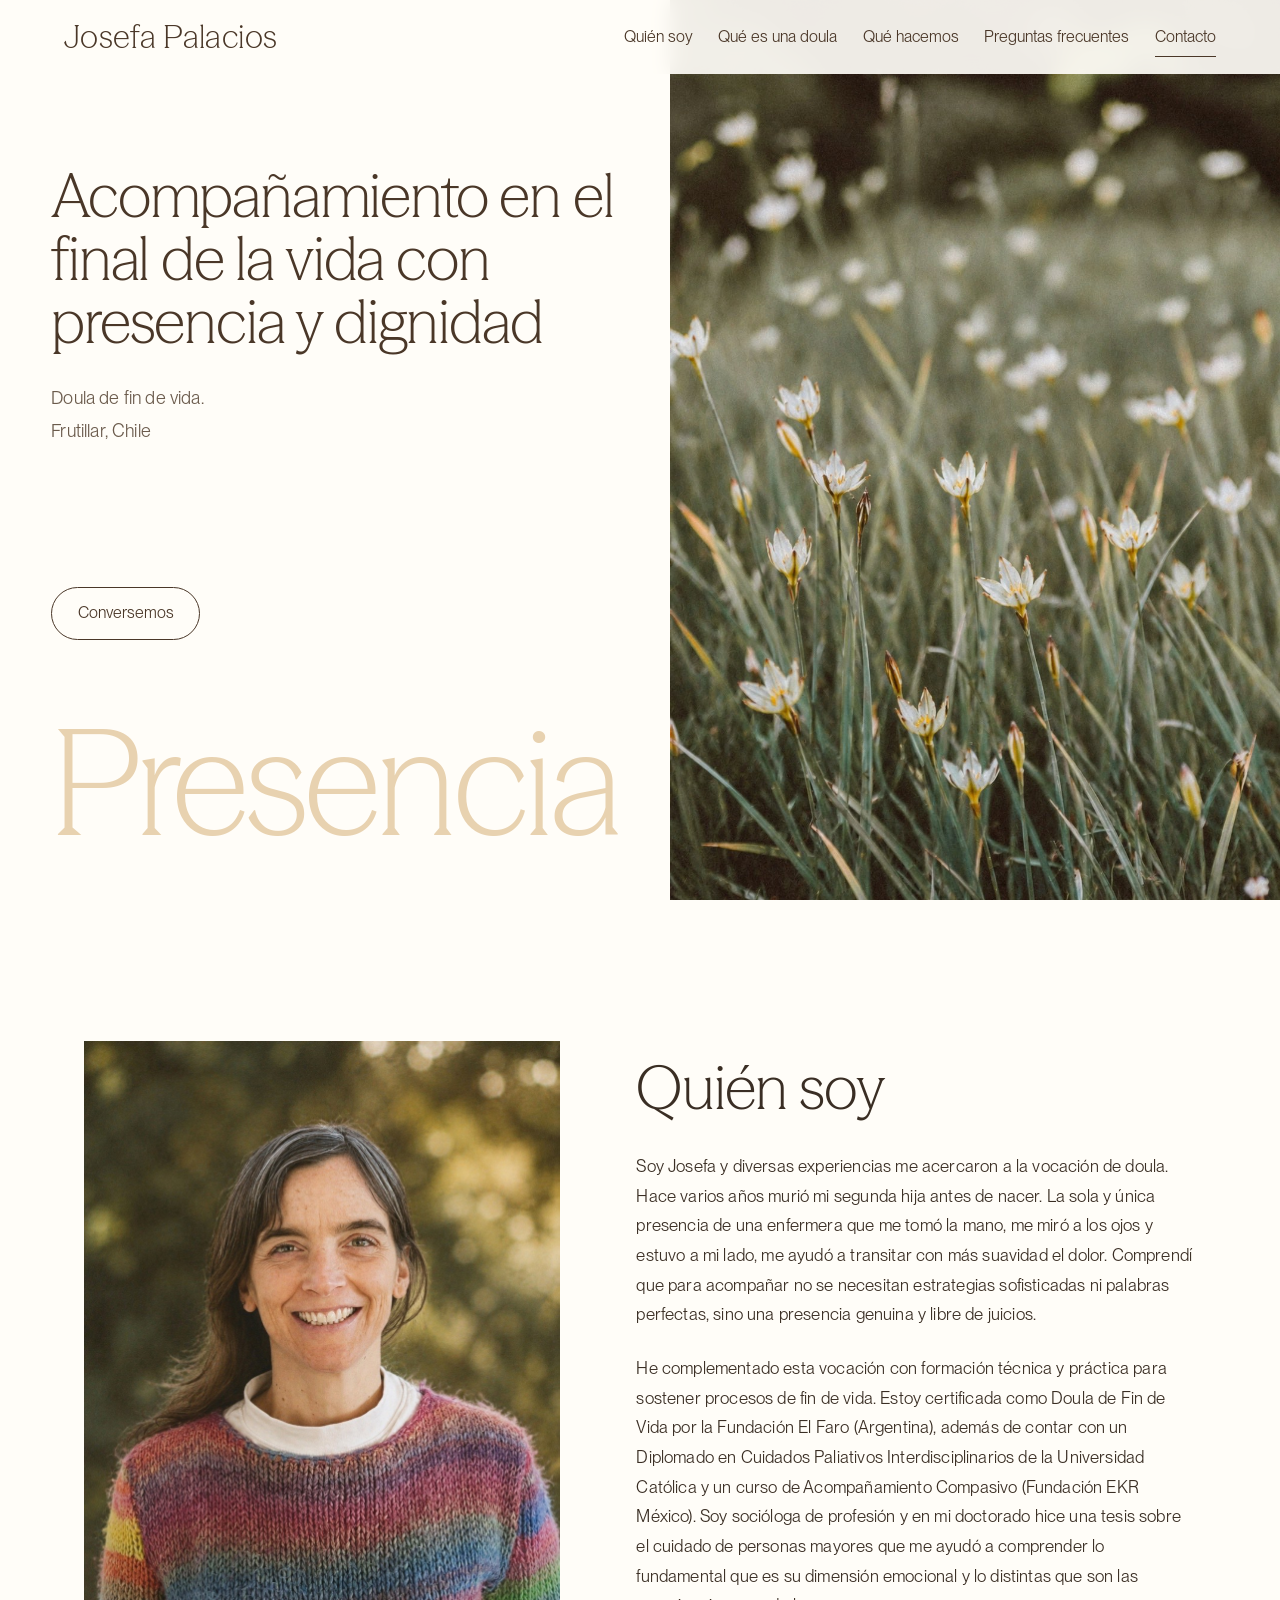
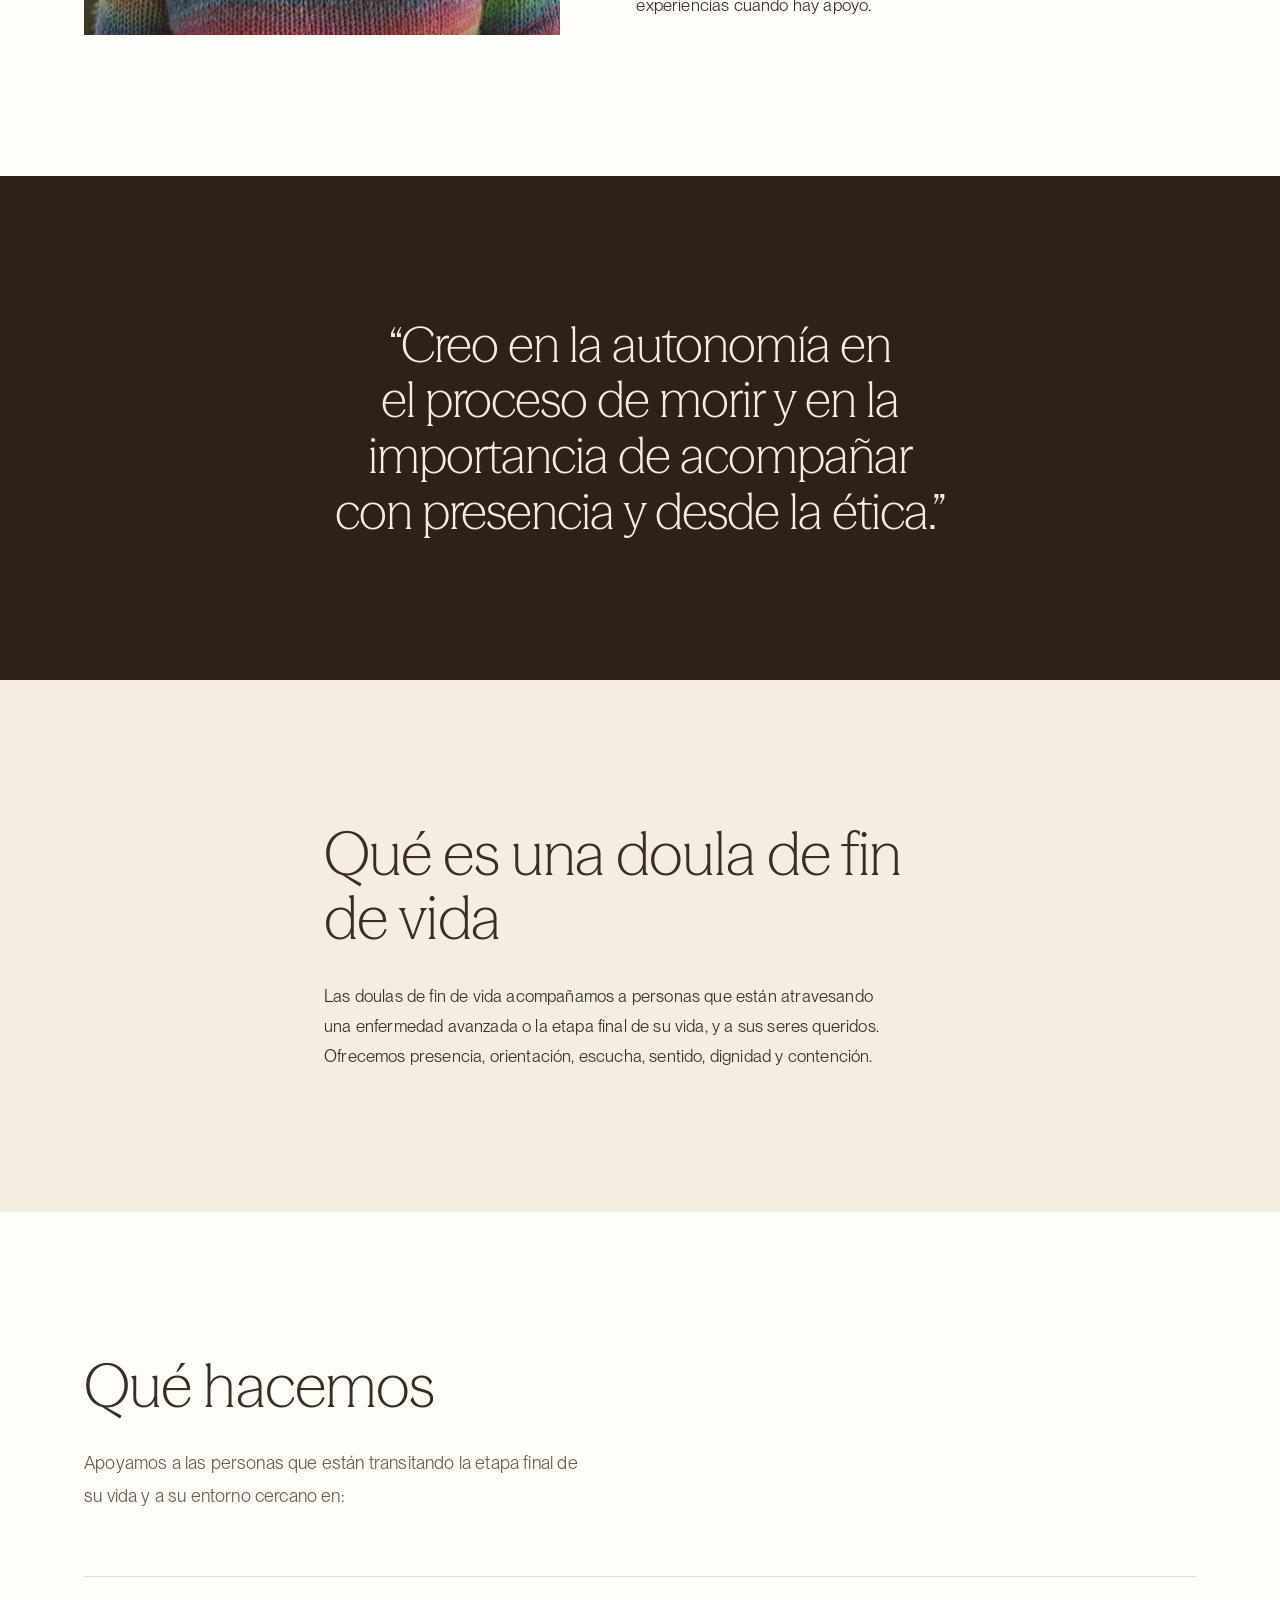
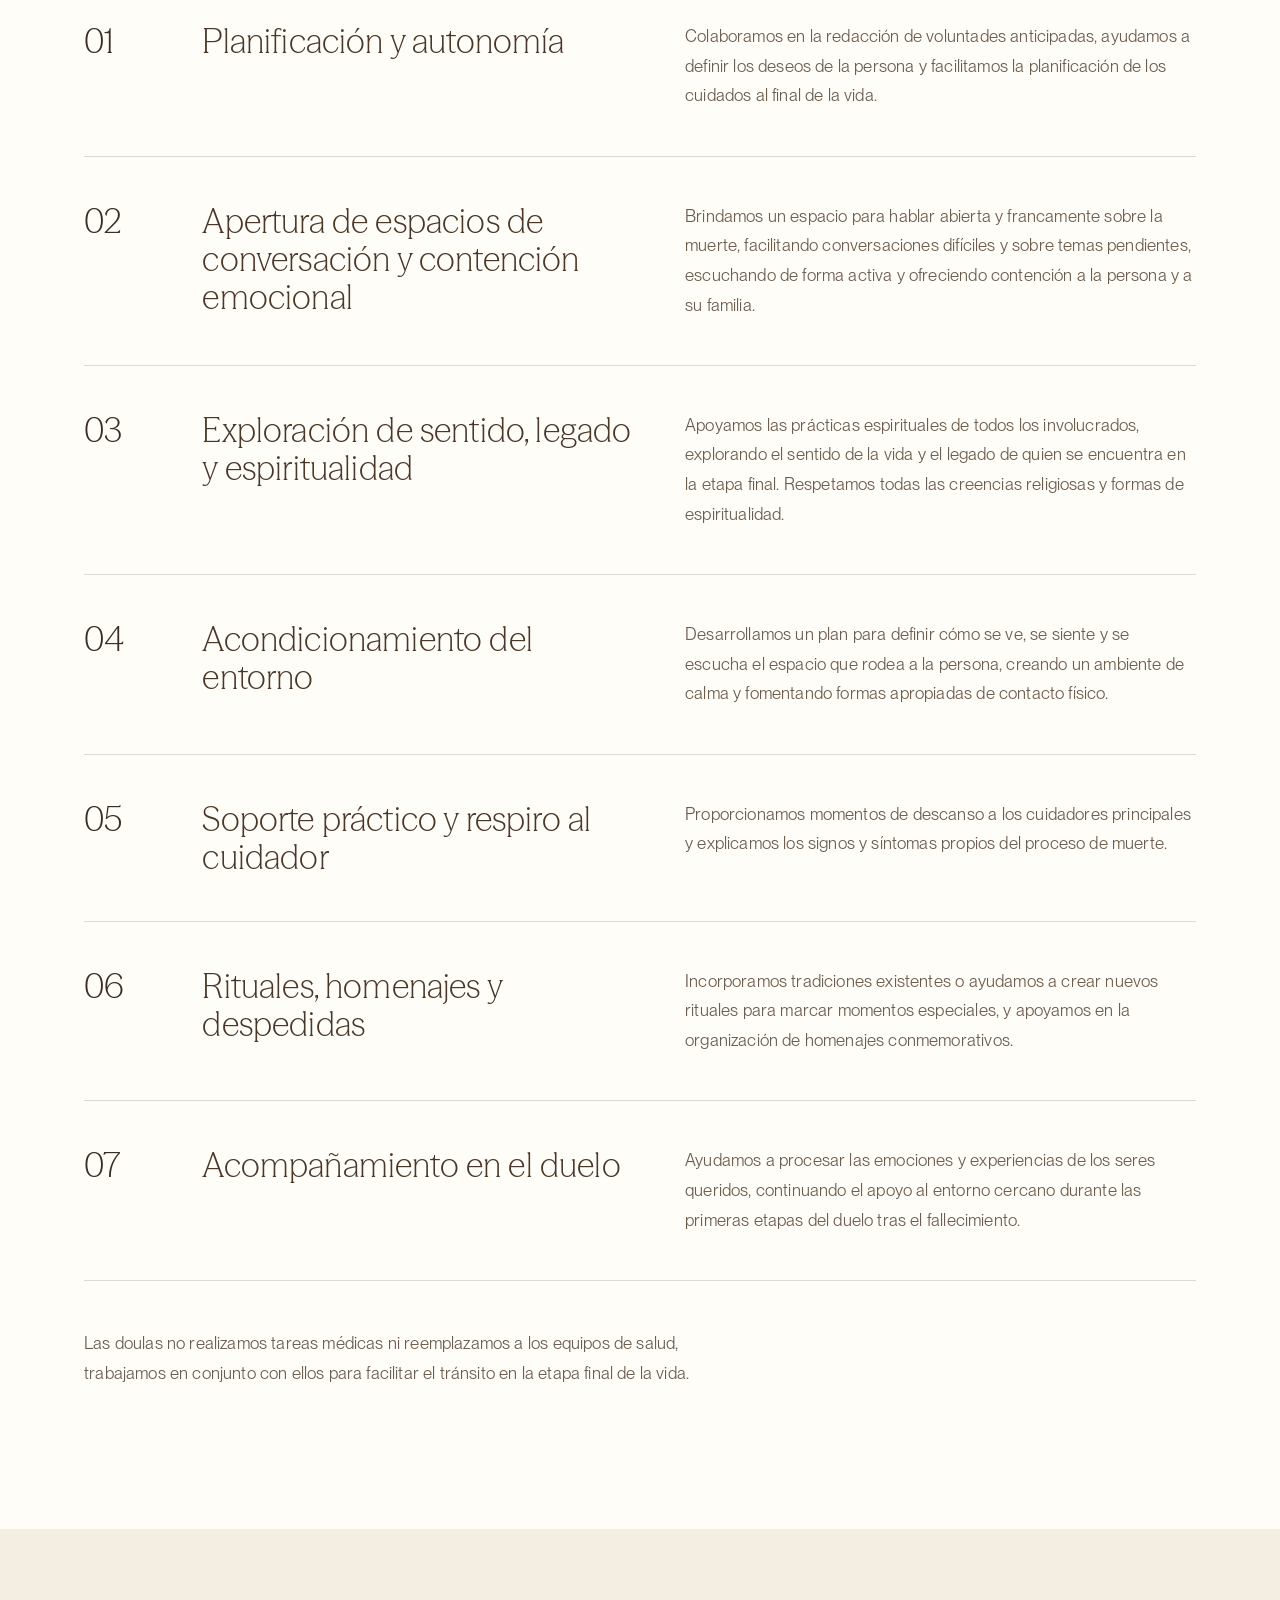
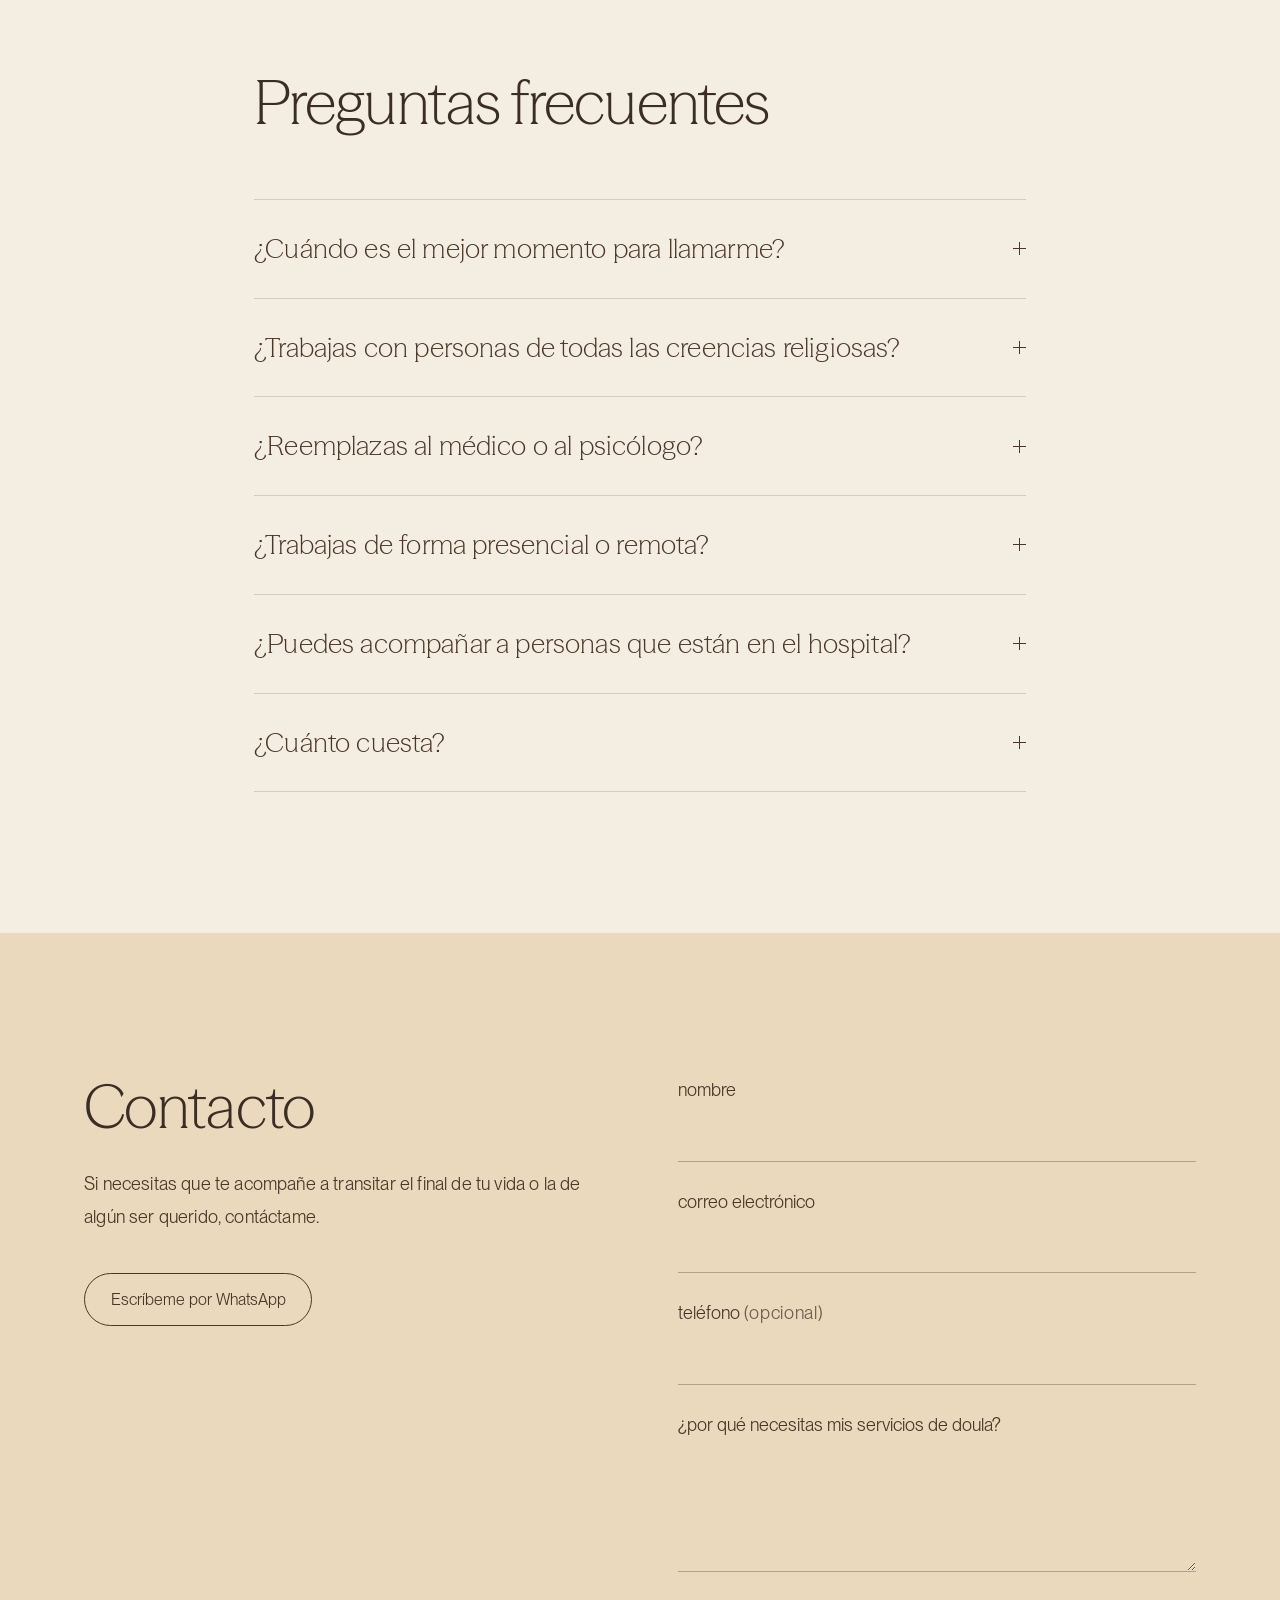
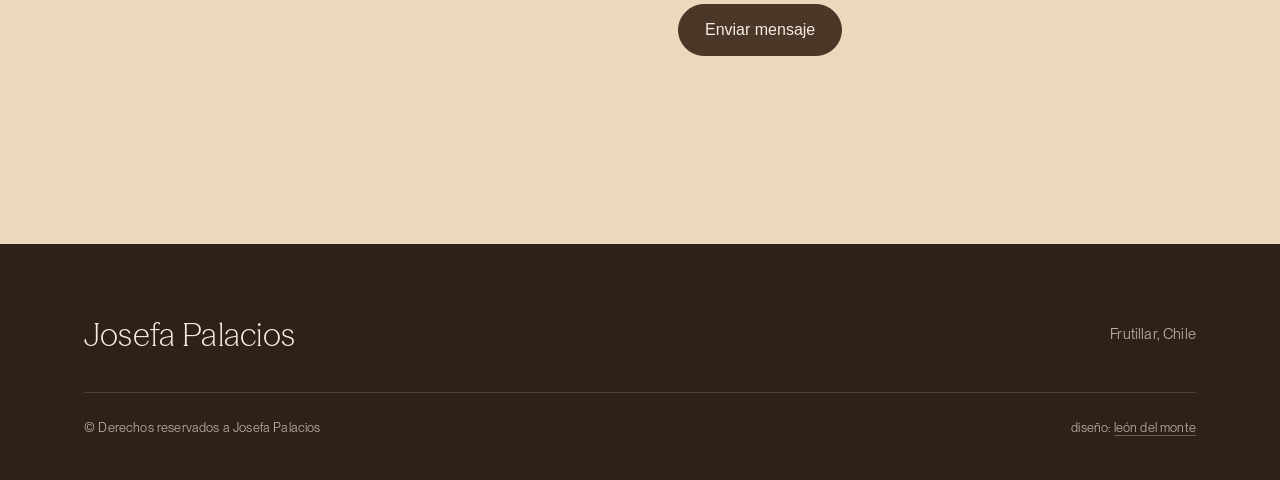
<file: index.html>
<!DOCTYPE html>
<html lang="es-CL">
<head>
<meta charset="utf-8">
<meta name="viewport" content="width=device-width, initial-scale=1">
<title>Josefa, doula de fin de vida en Frutillar</title>
<meta name="description" content="Acompañamiento en el final de la vida con presencia y dignidad. Josefa Palacios, doula de fin de vida en Frutillar, Puerto Varas y alrededores.">
<link rel="canonical" href="https://josefadoulafindevida.cl/">
<meta name="author" content="Josefa Palacios">

<!-- Cómo se ve el enlace al compartirlo por WhatsApp, Instagram o Facebook -->
<meta property="og:type" content="website">
<meta property="og:locale" content="es_CL">
<meta property="og:site_name" content="Josefa Palacios, doula de fin de vida">
<meta property="og:title" content="Josefa, doula de fin de vida en Frutillar">
<meta property="og:description" content="Acompañamiento en el final de la vida con presencia y dignidad. Josefa Palacios, doula de fin de vida en Frutillar, Puerto Varas y alrededores.">
<meta property="og:url" content="https://josefadoulafindevida.cl/">
<meta property="og:image" content="https://josefadoulafindevida.cl/assets/img/compartir.jpg">
<meta property="og:image:width" content="1200">
<meta property="og:image:height" content="630">
<meta property="og:image:alt" content="Campo de flores blancas silvestres entre pastos, con luz suave">
<meta name="twitter:card" content="summary_large_image">

<link rel="icon" type="image/svg+xml" href="assets/img/favicon.svg">

<link rel="preload" href="assets/fonts/SeasonMix-Light.woff2" as="font" type="font/woff2" crossorigin>
<link rel="preload" href="assets/fonts/PPNeueMontreal-Book.woff2" as="font" type="font/woff2" crossorigin>
<link rel="stylesheet" href="assets/css/style.css">

<script type="application/ld+json">
{
  "@context": "https://schema.org",
  "@graph": [
    {
      "@type": "ProfessionalService",
      "@id": "https://josefadoulafindevida.cl/#servicio",
      "name": "Josefa Palacios, doula de fin de vida",
      "url": "https://josefadoulafindevida.cl/",
      "image": "https://josefadoulafindevida.cl/assets/img/compartir.jpg",
      "description": "Acompañamiento en el final de la vida con presencia y dignidad, para la persona que atraviesa una enfermedad avanzada y para quienes la rodean.",
      "telephone": "+56934183841",
      "priceRange": "$25.000 - $35.000 CLP",
      "areaServed": [
        {
          "@type": "City",
          "name": "Frutillar"
        },
        {
          "@type": "City",
          "name": "Puerto Varas"
        }
      ],
      "address": {
        "@type": "PostalAddress",
        "addressLocality": "Frutillar",
        "addressRegion": "Los Lagos",
        "addressCountry": "CL"
      },
      "availableLanguage": "es",
      "founder": {
        "@id": "https://josefadoulafindevida.cl/#josefa"
      },
      "geo": {
        "@type": "GeoCoordinates",
        "latitude": -41.1254,
        "longitude": -73.0459
      }
    },
    {
      "@type": "Person",
      "@id": "https://josefadoulafindevida.cl/#josefa",
      "name": "Josefa Palacios",
      "jobTitle": "Doula de fin de vida",
      "image": "https://josefadoulafindevida.cl/assets/img/josefa-retrato.jpg",
      "description": "Socióloga y doula de fin de vida certificada. Su doctorado trató sobre el cuidado de personas mayores y la dimensión emocional del acompañamiento.",
      "hasCredential": [
        {
          "@type": "EducationalOccupationalCredential",
          "name": "Doula de Fin de Vida",
          "recognizedBy": {
            "@type": "Organization",
            "name": "Fundación El Faro (Argentina)"
          }
        },
        {
          "@type": "EducationalOccupationalCredential",
          "name": "Diplomado en Cuidados Paliativos Interdisciplinarios",
          "recognizedBy": {
            "@type": "Organization",
            "name": "Pontificia Universidad Católica de Chile"
          }
        },
        {
          "@type": "EducationalOccupationalCredential",
          "name": "Acompañamiento Compasivo",
          "recognizedBy": {
            "@type": "Organization",
            "name": "Fundación EKR México"
          }
        }
      ],
      "url": "https://josefadoulafindevida.cl/",
      "worksFor": {
        "@id": "https://josefadoulafindevida.cl/#servicio"
      }
    },
    {
      "@type": "FAQPage",
      "@id": "https://josefadoulafindevida.cl/#preguntas",
      "mainEntity": [
        {
          "@type": "Question",
          "name": "¿Cuándo es el mejor momento para llamarme?",
          "acceptedAnswer": {
            "@type": "Answer",
            "text": "Tras recibir el diagnóstico de una enfermedad grave o avanzada, o durante las semanas, días u horas finales de un ser querido, o después de su fallecimiento, para recibir compañía en los primeros momentos de duelo y organizar homenajes y ritos de despedida. Si eres una persona de edad avanzada y deseas planificar la etapa final de tu vida, también puedes llamarme."
          }
        },
        {
          "@type": "Question",
          "name": "¿Trabajas con personas de todas las creencias religiosas?",
          "acceptedAnswer": {
            "@type": "Answer",
            "text": "Sí. Acompaño a personas de todas las creencias religiosas, espiritualidades, así como a personas ateas y agnósticas. Proveyendo de un espacio plenamente inclusivo y respetuoso con la visión de cada individuo."
          }
        },
        {
          "@type": "Question",
          "name": "¿Reemplazas al médico o al psicólogo?",
          "acceptedAnswer": {
            "@type": "Answer",
            "text": "No. Soy un apoyo complementario. Si necesitas derivación a otro profesional, te puedo orientar."
          }
        },
        {
          "@type": "Question",
          "name": "¿Trabajas de forma presencial o remota?",
          "acceptedAnswer": {
            "@type": "Answer",
            "text": "Ambas. Según tu ubicación y necesidad. De manera presencial trabajo en la comuna de Frutillar, de Puerto Varas y en los alrededores."
          }
        },
        {
          "@type": "Question",
          "name": "¿Puedes acompañar a personas que están en el hospital?",
          "acceptedAnswer": {
            "@type": "Answer",
            "text": "Sí, acompaño a personas que están en sus casas o en el hospital."
          }
        },
        {
          "@type": "Question",
          "name": "¿Cuánto cuesta?",
          "acceptedAnswer": {
            "@type": "Answer",
            "text": "Cada sesión de acompañamiento presencial cuesta $35.000 y online $25.000. Sin embargo, quisiera que todas las personas que necesiten acompañamiento no dejen de recibirlo por razones económicas. Avísame si no puedes pagarlo."
          }
        }
      ]
    }
  ]
}
</script>
</head>
<body>

<a class="skip" href="#inicio">Saltar al contenido</a>

<div class="cursor-luz" id="cursor-luz" aria-hidden="true"></div>

<!-- ============ HEADER ============ -->
<header class="header" id="header">
  <div class="header__inner">
    <a class="brand" href="#inicio">Josefa Palacios</a>

    <nav class="nav" id="nav" aria-label="Principal">
      <a href="#sobre-mi">Quién soy</a>
      <a href="#que-hago">Qué es una doula</a>
      <a href="#servicios">Qué hacemos</a>
      <a href="#preguntas">Preguntas frecuentes</a>
      <a href="#contacto">Contacto</a>
    </nav>

    <button class="burger" id="burger" aria-label="Abrir menú" aria-expanded="false" aria-controls="nav">
      <span></span><span></span>
    </button>
  </div>
</header>

<main>

<!-- ============ 1. HERO ============ -->
<section class="hero" id="inicio">
  <div class="hero__text">
    <h1 class="hero__title">Acompañamiento en el final de la vida con presencia y dignidad</h1>

    <p class="lead">
      Doula de fin de vida.<br>
      Frutillar, Chile
    </p>

    <a class="btn" href="#contacto">Conversemos</a>

    <p class="wordmark" aria-hidden="true">Presencia</p>
  </div>

  <!-- La imagen se define en --hero-img, en assets/css/style.css -->
  <div class="hero__media" role="img" aria-label="Campo de flores blancas silvestres entre pastos, con luz suave"></div>
</section>

<!-- ============ 2. QUIÉN SOY ============ -->
<section class="section section--hueso" id="sobre-mi">
  <div class="wrap about">
    <img class="about__media reveal"
         src="assets/img/josefa-retrato.jpg"
         width="955" height="1200"
         loading="lazy" decoding="async"
         alt="Josefa Palacios, doula de fin de vida, sonriendo al aire libre">

    <div class="about__text reveal">
      <h2 class="h2">Quién soy</h2>

      <div class="prose">
        <p>
          Soy Josefa y diversas experiencias me acercaron a la vocación de doula.
          Hace varios años murió mi segunda hija antes de nacer. La sola y única presencia de
          una enfermera que me tomó la mano, me miró a los ojos y estuvo a mi lado,
          me ayudó a transitar con más suavidad el dolor. Comprendí que para
          acompañar no se necesitan estrategias sofisticadas ni palabras perfectas,
          sino una presencia genuina y libre de juicios.
        </p>
        <p>
          He complementado esta vocación con formación técnica y práctica para
          sostener procesos de fin de vida. Estoy certificada como Doula de Fin de
          Vida por la Fundación El Faro (Argentina), además de contar con un
          Diplomado en Cuidados Paliativos Interdisciplinarios de la Universidad
          Católica y un curso de Acompañamiento Compasivo (Fundación EKR México).
          Soy socióloga de profesión y en mi doctorado hice una tesis sobre el
          cuidado de personas mayores que me ayudó a comprender lo fundamental
          que es su dimensión emocional y lo distintas que son las experiencias
          cuando hay apoyo.
        </p>
      </div>
    </div>
  </div>
</section>

<!-- ============ 3. LA CITA ============ -->
<section class="section section--oscura quote-section">
  <div class="wrap wrap--medium reveal">
    <blockquote class="quote">“Creo en la autonomía en el proceso de morir y en la importancia de acompañar con presencia y desde la ética.”</blockquote>
  </div>
</section>

<!-- ============ 4. QUÉ ES UNA DOULA DE FIN DE VIDA ============ -->
<section class="section section--crema" id="que-hago">
  <div class="wrap wrap--narrow reveal">
    <h2 class="h2">Qué es una doula de fin de vida</h2>

    <div class="prose">
      <p>
        Las doulas de fin de vida acompañamos a personas que están atravesando una
        enfermedad avanzada o la etapa final de su vida, y a sus seres queridos.
        Ofrecemos presencia, orientación, escucha, sentido, dignidad y contención.
      </p>
    </div>
  </div>
</section>

<!-- ============ 5. QUÉ HACEMOS ============ -->
<section class="section section--hueso" id="servicios">
  <div class="wrap">
    <div class="section__head reveal">
      <h2 class="h2">Qué hacemos</h2>
      <p class="lead">
        Apoyamos a las personas que están transitando la etapa final de su
        vida y a su entorno cercano en:
      </p>
    </div>

    <ol class="services">
      <li class="service reveal">
        <span class="service__num">01</span>
        <h3 class="service__name">Planificación y autonomía</h3>
        <p class="service__desc">Colaboramos en la redacción de voluntades anticipadas, ayudamos a definir los deseos de la persona y facilitamos la planificación de los cuidados al final de la vida.</p>
      </li>
      <li class="service reveal">
        <span class="service__num">02</span>
        <h3 class="service__name">Apertura de espacios de conversación y contención emocional</h3>
        <p class="service__desc">Brindamos un espacio para hablar abierta y francamente sobre la muerte, facilitando conversaciones difíciles y sobre temas pendientes, escuchando de forma activa y ofreciendo contención a la persona y a su familia.</p>
      </li>
      <li class="service reveal">
        <span class="service__num">03</span>
        <h3 class="service__name">Exploración de sentido, legado y espiritualidad</h3>
        <p class="service__desc">Apoyamos las prácticas espirituales de todos los involucrados, explorando el sentido de la vida y el legado de quien se encuentra en la etapa final. Respetamos todas las creencias religiosas y formas de espiritualidad.</p>
      </li>
      <li class="service reveal">
        <span class="service__num">04</span>
        <h3 class="service__name">Acondicionamiento del entorno</h3>
        <p class="service__desc">Desarrollamos un plan para definir cómo se ve, se siente y se escucha el espacio que rodea a la persona, creando un ambiente de calma y fomentando formas apropiadas de contacto físico.</p>
      </li>
      <li class="service reveal">
        <span class="service__num">05</span>
        <h3 class="service__name">Soporte práctico y respiro al cuidador</h3>
        <p class="service__desc">Proporcionamos momentos de descanso a los cuidadores principales y explicamos los signos y síntomas propios del proceso de muerte.</p>
      </li>
      <li class="service reveal">
        <span class="service__num">06</span>
        <h3 class="service__name">Rituales, homenajes y despedidas</h3>
        <p class="service__desc">Incorporamos tradiciones existentes o ayudamos a crear nuevos rituales para marcar momentos especiales, y apoyamos en la organización de homenajes conmemorativos.</p>
      </li>
      <li class="service reveal">
        <span class="service__num">07</span>
        <h3 class="service__name">Acompañamiento en el duelo</h3>
        <p class="service__desc">Ayudamos a procesar las emociones y experiencias de los seres queridos, continuando el apoyo al entorno cercano durante las primeras etapas del duelo tras el fallecimiento.</p>
      </li>
    </ol>

    <p class="services__nota reveal">
      Las doulas no realizamos tareas médicas ni reemplazamos a los equipos de
      salud, trabajamos en conjunto con ellos para facilitar el tránsito en la
      etapa final de la vida.
    </p>
  </div>
</section>

<!-- ============ 6. PREGUNTAS FRECUENTES ============ -->
<section class="section section--crema" id="preguntas">
  <div class="wrap wrap--medium">
    <div class="section__head reveal">
      <h2 class="h2">Preguntas frecuentes</h2>
    </div>

    <div class="faq">
      <details class="faq__item reveal">
        <summary>¿Cuándo es el mejor momento para llamarme?</summary>
        <div class="faq__body">
          <p>Tras recibir el diagnóstico de una enfermedad grave o avanzada, o durante las semanas, días u horas finales de un ser querido, o después de su fallecimiento, para recibir compañía en los primeros momentos de duelo y organizar homenajes y ritos de despedida. Si eres una persona de edad avanzada y deseas planificar la etapa final de tu vida, también puedes llamarme.</p>
        </div>
      </details>

      <details class="faq__item reveal">
        <summary>¿Trabajas con personas de todas las creencias religiosas?</summary>
        <div class="faq__body">
          <p>Sí. Acompaño a personas de todas las creencias religiosas, espiritualidades, así como a personas ateas y agnósticas. Proveyendo de un espacio plenamente inclusivo y respetuoso con la visión de cada individuo.</p>
        </div>
      </details>

      <details class="faq__item reveal">
        <summary>¿Reemplazas al médico o al psicólogo?</summary>
        <div class="faq__body">
          <p>No. Soy un apoyo complementario. Si necesitas derivación a otro profesional, te puedo orientar.</p>
        </div>
      </details>

      <details class="faq__item reveal">
        <summary>¿Trabajas de forma presencial o remota?</summary>
        <div class="faq__body">
          <p>Ambas. Según tu ubicación y necesidad. De manera presencial trabajo en la comuna de Frutillar, de Puerto Varas y en los alrededores.</p>
        </div>
      </details>

      <details class="faq__item reveal">
        <summary>¿Puedes acompañar a personas que están en el hospital?</summary>
        <div class="faq__body">
          <p>Sí, acompaño a personas que están en sus casas o en el hospital.</p>
        </div>
      </details>

      <details class="faq__item reveal">
        <summary>¿Cuánto cuesta?</summary>
        <div class="faq__body">
          <p>Cada sesión de acompañamiento presencial cuesta $35.000 y online $25.000. Sin embargo, quisiera que todas las personas que necesiten acompañamiento no dejen de recibirlo por razones económicas. Avísame si no puedes pagarlo.</p>
          <a class="btn btn--sm" href="#contacto">Escríbeme</a>
        </div>
      </details>
    </div>
  </div>
</section>

<!-- ============ 7. CONTACTO ============ -->
<section class="section section--ocre" id="contacto">
  <div class="wrap contact">
    <div class="contact__intro reveal">
      <h2 class="h2">Contacto</h2>
      <p class="lead">
        Si necesitas que te acompañe a transitar el final de tu vida o la de algún
        ser querido, contáctame.
      </p>

      <a class="btn btn--wa" href="https://wa.me/56934183841" target="_blank" rel="noopener">
        Escríbeme por WhatsApp
      </a>
    </div>

    <form class="form reveal" id="form" novalidate>
      <div class="field">
        <label for="nombre">Nombre</label>
        <input id="nombre" name="nombre" type="text" required autocomplete="name">
      </div>

      <div class="field">
        <label for="email">Correo electrónico</label>
        <input id="email" name="email" type="email" required autocomplete="email">
      </div>

      <div class="field">
        <label for="telefono">Teléfono <span class="opt">(opcional)</span></label>
        <input id="telefono" name="telefono" type="tel" autocomplete="tel">
      </div>

      <div class="field">
        <label for="mensaje">¿Por qué necesitas mis servicios de doula?</label>
        <textarea id="mensaje" name="mensaje" rows="5" required></textarea>
      </div>

      <button class="btn btn--solid" type="submit">Enviar mensaje</button>
      <p class="form__note" id="form-note" role="status"></p>
    </form>
  </div>
</section>

</main>

<!-- ============ FOOTER ============ -->
<footer class="footer">
  <div class="wrap">
    <div class="footer__fila">
      <p class="footer__nombre">Josefa Palacios</p>
      <p class="footer__lugar">Frutillar, Chile</p>
    </div>

    <div class="footer__legal">
      <p>© Derechos reservados a Josefa Palacios</p>
      <p>diseño: <a href="https://www.leondelmonte.cl" target="_blank" rel="noopener">león del monte</a></p>
    </div>
  </div>
</footer>

<script src="assets/js/main.js"></script>
</body>
</html>
</file>
<file: assets/css/style.css>
/* =========================================================
   Josefa Palacios, doula de fin de vida
   Paleta cálida y terrosa · Season Mix + PP Neue Montreal
   ========================================================= */

@font-face {
  font-family: "Season Mix";
  src: url("../fonts/SeasonMix-Light.woff2") format("woff2"),
       url("../fonts/SeasonMix-Light.woff") format("woff");
  font-weight: 400;
  font-style: normal;
  font-display: swap;
}

@font-face {
  font-family: "PP Neue Montreal";
  src: url("../fonts/PPNeueMontreal-Book.woff2") format("woff2");
  font-weight: 400;
  font-style: normal;
  font-display: swap;
}

:root {
  /* Color */
  --crema:        #F4EDE1;
  --crema-suave:  #FAF5EC;
  --hueso:        #FFFDF8;
  --ocre:         #C08A4A;
  --ocre-claro:   #E8D2B0;
  --ocre-fondo:   #EBD9BE;
  --cafe:         #4A3728;
  --cafe-hondo:   #2E2118;
  --tinta:        #3A2E24;
  --tinta-suave:  #6B5B4C;

  /* Tipografía */
  --serif: "Season Mix", "Iowan Old Style", Georgia, "Times New Roman", serif;
  --sans:  "PP Neue Montreal", -apple-system, BlinkMacSystemFont, "Segoe UI", Helvetica, Arial, sans-serif;

  /* Medidas */
  --header-h: 74px;
  --pad-x: clamp(1.5rem, 5vw, 5rem);
  --sec-y: clamp(5rem, 11vw, 9.5rem);

  /* Imágenes */
  --hero-img: url("../img/hero-flores.jpg");
}

/* ---------- Base ---------- */
*, *::before, *::after { box-sizing: border-box; }

html { scroll-behavior: smooth; scroll-padding-top: var(--header-h); }

body {
  margin: 0;
  background: var(--hueso);
  color: var(--tinta);
  font-family: var(--sans);
  font-size: clamp(0.95rem, 0.9rem + 0.2vw, 1.0625rem);
  font-weight: 400;
  line-height: 1.75;
  letter-spacing: 0.01em;
  -webkit-font-smoothing: antialiased;
}

img { max-width: 100%; display: block; }

a { color: inherit; }

h1, h2, h3 { margin: 0; font-weight: 400; }

.skip {
  position: absolute; left: -9999px; top: 0; z-index: 200;
  background: var(--cafe); color: var(--hueso);
  padding: 0.75rem 1.25rem;
}
.skip:focus { left: 0; }

:focus-visible { outline: 2px solid var(--ocre); outline-offset: 3px; }

/* ---------- Contenedores ---------- */
.wrap { width: 100%; margin-inline: auto; padding-inline: var(--pad-x); max-width: 1240px; }
.wrap--medium { max-width: 900px; }
.wrap--narrow { max-width: 760px; }

.section { padding-block: var(--sec-y); }
.section--crema  { background: var(--crema); }
.section--crema + .section--crema { padding-top: 0; }
.section--hueso  { background: var(--hueso); }
.section--ocre   { background: var(--ocre-fondo); }
.section--oscura { background: var(--cafe-hondo); color: var(--crema); }

.section__head { margin-bottom: clamp(2.5rem, 5vw, 4rem); }

/* ---------- Tipografía compartida ---------- */
.h2 {
  font-family: var(--serif);
  font-size: clamp(2.1rem, 1.3rem + 3.4vw, 3.75rem);
  line-height: 1.08;
  letter-spacing: -0.015em;
}

.lead {
  margin: 1.75rem 0 0;
  max-width: 46ch;
  font-size: clamp(1rem, 0.95rem + 0.25vw, 1.125rem);
  line-height: 1.85;
  color: var(--tinta-suave);
}

.prose { margin-top: 2rem; max-width: 58ch; }
.prose p { margin: 0 0 1.5rem; }
.prose p:last-child { margin-bottom: 0; }
.prose strong { font-weight: 500; color: var(--tinta); }
.prose--invert { color: rgba(244, 237, 225, 0.78); }

/* ---------- Botones ----------
   Pastilla alta y angosta, sin interletrado. El texto va tal cual está
   escrito en el HTML, con la primera letra en mayúscula. */
.btn {
  display: inline-flex; align-items: center;
  margin-top: 2.5rem;
  padding: 0.7rem 1.6rem;
  border: 1px solid var(--cafe);
  border-radius: 999px;
  font-size: 1rem;
  font-weight: 400;
  /* explícito: si no, el <button> del formulario queda más bajo que los <a> */
  line-height: 1.75;
  letter-spacing: normal;
  text-decoration: none;
  color: var(--cafe);
  background: transparent;
  cursor: pointer;
  transition: background 0.35s ease, color 0.35s ease, border-color 0.35s ease;
}
.btn:hover { background: var(--cafe); color: var(--crema); }

.btn--sm { margin-top: 1.5rem; }

.btn--solid {
  margin-top: 0.5rem;
  justify-self: start;
  background: var(--cafe); color: var(--crema); border-color: var(--cafe);
}
.btn--solid:hover { background: var(--cafe-hondo); border-color: var(--cafe-hondo); }

/* =========================================================
   HEADER
   ========================================================= */
.header {
  position: fixed; inset: 0 0 auto 0; z-index: 100;
  background: rgba(255, 253, 248, 0.92);
  backdrop-filter: blur(10px);
  transition: box-shadow 0.4s ease;
}
.header.is-stuck { box-shadow: 0 1px 0 rgba(74, 55, 40, 0.12); }

.header__inner {
  display: flex; align-items: center; justify-content: space-between; gap: 2rem;
  height: var(--header-h);
  padding-inline: var(--pad-x);
}

.brand {
  font-family: var(--serif);
  /* mismo cuerpo que el nombre del pie */
  font-size: clamp(1.5rem, 1.2rem + 1vw, 2.1rem);
  line-height: 1.2;
  letter-spacing: 0.01em;
  text-decoration: none;
  color: var(--cafe);
}

.nav { display: flex; gap: clamp(1.1rem, 2vw, 2.1rem); }
.nav a {
  position: relative;
  padding-block: 0.35rem;
  font-size: 1rem;
  font-weight: 400;
  letter-spacing: normal;
  text-decoration: none;
  color: var(--cafe);
  white-space: nowrap;
}
.nav a::after {
  content: ""; position: absolute; left: 0; bottom: 0;
  width: 100%; height: 1px;
  background: currentColor;
  transform: scaleX(0); transform-origin: right;
  transition: transform 0.4s cubic-bezier(0.4, 0, 0.2, 1);
}
.nav a:hover::after, .nav a.is-active::after { transform: scaleX(1); transform-origin: left; }

.burger {
  display: none;
  width: 34px; height: 34px;
  padding: 0; border: 0; background: none; cursor: pointer;
}
.burger span {
  display: block; width: 22px; height: 1px; margin: 5px auto;
  background: var(--cafe);
  transition: transform 0.35s ease, opacity 0.35s ease;
}
.burger[aria-expanded="true"] span:first-child { transform: translateY(3px) rotate(45deg); }
.burger[aria-expanded="true"] span:last-child  { transform: translateY(-3px) rotate(-45deg); }

/* =========================================================
   1. HERO
   ========================================================= */
.hero {
  display: grid;
  grid-template-columns: 1fr 1fr;
  min-height: 100vh;
  background: var(--hueso);
}

.hero__text {
  display: flex; flex-direction: column;
  padding: calc(var(--header-h) + clamp(3rem, 7vw, 6rem)) clamp(1.5rem, 4vw, 4.5rem) clamp(2rem, 4vw, 3.5rem);
}

.hero__title {
  font-family: var(--serif);
  /* "Acompañamiento" apenas cabe a 375px; esto evita que rompa la
     maqueta en pantallas más angostas o con tipografía agrandada */
  overflow-wrap: break-word;
  font-size: clamp(2.1rem, 1.4rem + 2.9vw, 4.4rem);
  font-weight: 400;
  line-height: 1.06;
  letter-spacing: -0.02em;
  color: var(--cafe);
}

.hero .lead { max-width: 42ch; }

.hero .btn { margin-top: auto; align-self: flex-start; }

.wordmark {
  margin: clamp(2.5rem, 6vw, 5rem) 0 0;
  font-family: var(--serif);
  font-size: clamp(4rem, 2rem + 9vw, 10rem);
  font-weight: 400;
  line-height: 0.9;
  letter-spacing: -0.03em;
  color: var(--ocre-claro);
  user-select: none;
}

.hero__media {
  background-color: var(--ocre-claro);
  background-image: var(--hero-img);
  background-size: cover;
  background-position: center 62%;
}

/* =========================================================
   3. CARDS — para quién
   ========================================================= */
.cards {
  display: grid;
  grid-template-columns: repeat(3, 1fr);
  gap: clamp(2rem, 4vw, 3.5rem);
}

.card {
  padding-top: 2.25rem;
  border-top: 1px solid rgba(74, 55, 40, 0.18);
}
.card p { margin: 0; color: var(--tinta-suave); }

.card__icon {
  display: block;
  width: 34px; height: 34px;
  margin-bottom: 1.75rem;
  color: var(--tinta);
}
.card__icon svg { width: 100%; height: 100%; }

.card__title {
  margin-bottom: 1rem;
  font-family: var(--serif);
  font-size: clamp(1.5rem, 1.2rem + 0.8vw, 1.9rem);
  line-height: 1.2;
  color: var(--cafe);
}

/* =========================================================
   4. SERVICIOS
   ========================================================= */
.services { margin: 0; padding: 0; list-style: none; counter-reset: none; }

.service {
  display: grid;
  grid-template-columns: 5rem minmax(0, 1fr) minmax(0, 1.15fr);
  gap: clamp(1rem, 3vw, 3rem);
  align-items: start;
  padding-block: clamp(2rem, 3.5vw, 3rem);
  border-top: 1px solid rgba(74, 55, 40, 0.18);
}
.service:last-child { border-bottom: 1px solid rgba(74, 55, 40, 0.18); }

.service__num {
  font-family: var(--serif);
  /* mismo cuerpo que el nombre del servicio */
  font-size: clamp(1.6rem, 1.2rem + 1.1vw, 2.3rem);
  font-weight: 400;
  line-height: 1.15;
  letter-spacing: normal;
  color: var(--tinta);
}

.service__name {
  font-family: var(--serif);
  font-size: clamp(1.6rem, 1.2rem + 1.1vw, 2.3rem);
  line-height: 1.15;
  color: var(--cafe);
}

.service__desc { margin: 0; color: var(--tinta-suave); max-width: 52ch; }

/* Aclaración al pie de la lista de servicios */
.services__nota {
  margin: clamp(2rem, 4vw, 3rem) 0 0;
  max-width: 62ch;
  color: var(--tinta-suave);
}

/* =========================================================
   5. CITA
   ========================================================= */
.quote-section { text-align: center; }

.quote {
  margin: 0;
  font-family: var(--serif);
  font-size: clamp(1.75rem, 1.1rem + 2.6vw, 3.1rem);
  font-weight: 400;
  line-height: 1.12;
  letter-spacing: -0.02em;
  color: var(--crema);
  text-wrap: balance;
}

.quote-section .prose { margin-inline: auto; margin-top: 3rem; max-width: 52ch; }

/* =========================================================
   6. SOBRE MÍ
   ========================================================= */
.about {
  display: grid;
  grid-template-columns: 0.85fr 1fr;
  gap: clamp(2.5rem, 6vw, 6rem);
  align-items: center;
}

.about__media {
  width: 100%;
  /* sin esto, el atributo height del HTML le gana a aspect-ratio */
  height: auto;
  aspect-ratio: 4 / 5;
  object-fit: cover;
  object-position: center 25%;
  background-color: var(--crema);
}

/* =========================================================
   7. FAQ
   ========================================================= */
.faq { border-top: 1px solid rgba(74, 55, 40, 0.18); }

.faq__item { border-bottom: 1px solid rgba(74, 55, 40, 0.18); }

.faq__item summary {
  display: flex; align-items: center; justify-content: space-between; gap: 2rem;
  padding-block: clamp(1.4rem, 2.5vw, 2rem);
  font-family: var(--serif);
  font-size: clamp(1.25rem, 1.05rem + 0.8vw, 1.75rem);
  line-height: 1.25;
  color: var(--cafe);
  cursor: pointer;
  list-style: none;
  transition: color 0.3s ease;
}
.faq__item summary::-webkit-details-marker { display: none; }
.faq__item summary:hover { color: var(--ocre); }

.faq__item summary::after {
  content: "";
  flex: none;
  width: 13px; height: 13px;
  background:
    linear-gradient(currentColor, currentColor) center/100% 1px no-repeat,
    linear-gradient(currentColor, currentColor) center/1px 100% no-repeat;
  transition: transform 0.35s ease;
}
.faq__item[open] summary::after { transform: rotate(90deg); background-size: 100% 1px, 0 0; }

.faq__body { padding-bottom: 2rem; max-width: 62ch; color: var(--tinta-suave); }
.faq__body p { margin: 0; }

/* =========================================================
   8. CONTACTO
   ========================================================= */
.contact {
  display: grid;
  grid-template-columns: 1fr 1fr;
  gap: clamp(2.5rem, 6vw, 6rem);
  align-items: start;
}

.contact .lead { color: var(--cafe); }

.form { display: grid; gap: 1.5rem; }

.field { display: grid; gap: 0.55rem; }

.field label {
  /* mismo cuerpo que el párrafo de introducción de la sección */
  font-size: clamp(1rem, 0.95rem + 0.25vw, 1.125rem);
  font-weight: 400;
  letter-spacing: normal;
  text-transform: lowercase;
  color: var(--cafe);
}
.field .opt { letter-spacing: 0.04em; color: var(--tinta-suave); }

.field input,
.field textarea {
  width: 100%;
  padding: 0.85rem 0;
  border: 0;
  border-bottom: 1px solid rgba(74, 55, 40, 0.35);
  background: transparent;
  font-family: var(--sans);
  font-size: 1rem;
  font-weight: 400;
  color: var(--tinta);
  border-radius: 0;
  transition: border-color 0.3s ease;
}
.field textarea { resize: vertical; }
.field input:focus,
.field textarea:focus { outline: none; border-bottom-color: var(--cafe); }
.field input:invalid.is-touched,
.field textarea:invalid.is-touched { border-bottom-color: #A5442F; }

.form__note {
  margin: 0;
  min-height: 1.4rem;
  font-size: 0.85rem;
  color: var(--cafe);
}

/* =========================================================
   FOOTER
   ========================================================= */
.footer {
  padding-block: clamp(3rem, 6vw, 4.5rem) 2.5rem;
  background: var(--cafe-hondo);
  color: rgba(244, 237, 225, 0.72);
}

.footer__fila {
  display: flex; align-items: center; justify-content: space-between; gap: 2rem;
  padding-bottom: clamp(1.75rem, 3vw, 2.5rem);
  border-bottom: 1px solid rgba(244, 237, 225, 0.16);
}

.footer__nombre {
  margin: 0;
  font-family: var(--serif);
  font-size: clamp(1.5rem, 1.2rem + 1vw, 2.1rem);
  line-height: 1.2;
  color: var(--crema);
}

.footer__lugar {
  margin: 0;
  font-size: 0.92rem;
}

.footer__legal {
  display: flex; justify-content: space-between; gap: 0.5rem 2rem; flex-wrap: wrap;
  margin-top: 1.5rem;
  font-size: 0.8rem;
}
.footer__legal p { margin: 0; }
.footer__legal a {
  text-decoration: none;
  border-bottom: 1px solid rgba(244, 237, 225, 0.3);
  transition: color 0.3s ease, border-color 0.3s ease;
}
.footer__legal a:hover { color: var(--ocre-claro); border-bottom-color: var(--ocre-claro); }

/* =========================================================
   Luz que sigue al cursor
   Punto difuminado que persigue al mouse con retardo.
   Va bajo la cabecera (z-index 100) para no lavar el menú.
   ========================================================= */
.cursor-luz {
  position: fixed; top: 0; left: 0; z-index: 90;
  width: 34rem; height: 34rem;
  margin: -17rem 0 0 -17rem;
  border-radius: 50%;
  /* Sube o baja estos alfas para que la luz se note más o menos */
  background: radial-gradient(circle closest-side,
    rgba(192, 138, 74, 0.85) 0%,
    rgba(192, 138, 74, 0.35) 45%,
    rgba(192, 138, 74, 0) 76%);
  filter: blur(26px);
  mix-blend-mode: soft-light;
  pointer-events: none;
  opacity: 0;
  transition: opacity 0.9s ease;
  will-change: transform;
}
.cursor-luz.is-visible { opacity: 1; }

/* Sin mouse o con movimiento reducido, no aporta nada */
@media (hover: none), (prefers-reduced-motion: reduce) {
  .cursor-luz { display: none; }
}

/* =========================================================
   Animación de entrada
   ========================================================= */
.reveal {
  opacity: 0;
  transform: translateY(18px);
  transition: opacity 0.9s ease, transform 0.9s cubic-bezier(0.22, 1, 0.36, 1);
}
.reveal.is-in { opacity: 1; transform: none; }

/* =========================================================
   Responsive
   ========================================================= */
@media (max-width: 960px) {
  .cards { grid-template-columns: 1fr; }
  .card { padding-top: 1.75rem; }

  .service { grid-template-columns: 3.5rem 1fr; }
  .service__desc { grid-column: 2; }

  .about, .contact { grid-template-columns: 1fr; }
  .about__media { aspect-ratio: 3 / 2; }
}

@media (max-width: 820px) {
  :root { --header-h: 64px; }

  .header { background: rgba(255, 253, 248, 0.94); backdrop-filter: blur(10px); }

  .burger { display: block; }

  .nav {
    position: fixed; inset: var(--header-h) 0 auto 0;
    flex-direction: column; gap: 0;
    padding: 1rem var(--pad-x) 2rem;
    background: var(--hueso);
    box-shadow: 0 12px 24px rgba(74, 55, 40, 0.1);
    transform: translateY(-120%);
    transition: transform 0.45s cubic-bezier(0.4, 0, 0.2, 1);
  }
  .nav.is-open { transform: none; }
  .nav a { padding-block: 0.9rem; font-size: 0.8rem; }
  .nav a::after { display: none; }

  /* En pantallas angostas el salto forzado deja líneas desparejas */
  .hero__title br { display: none; }
  .hero__title { text-wrap: balance; }

  .hero { grid-template-columns: 1fr; min-height: 0; }
  .hero__text { padding-top: calc(var(--header-h) + 3.5rem); }
  .hero__media { aspect-ratio: 4 / 3; }
  .hero .btn { margin-top: 2.5rem; }
  .wordmark { margin-bottom: 0; }

  .footer__legal { flex-direction: column; }
}

@media (prefers-reduced-motion: reduce) {
  html { scroll-behavior: auto; }
  .reveal { opacity: 1; transform: none; transition: none; }
  * { animation-duration: 0.01ms !important; transition-duration: 0.01ms !important; }
}
</file>
